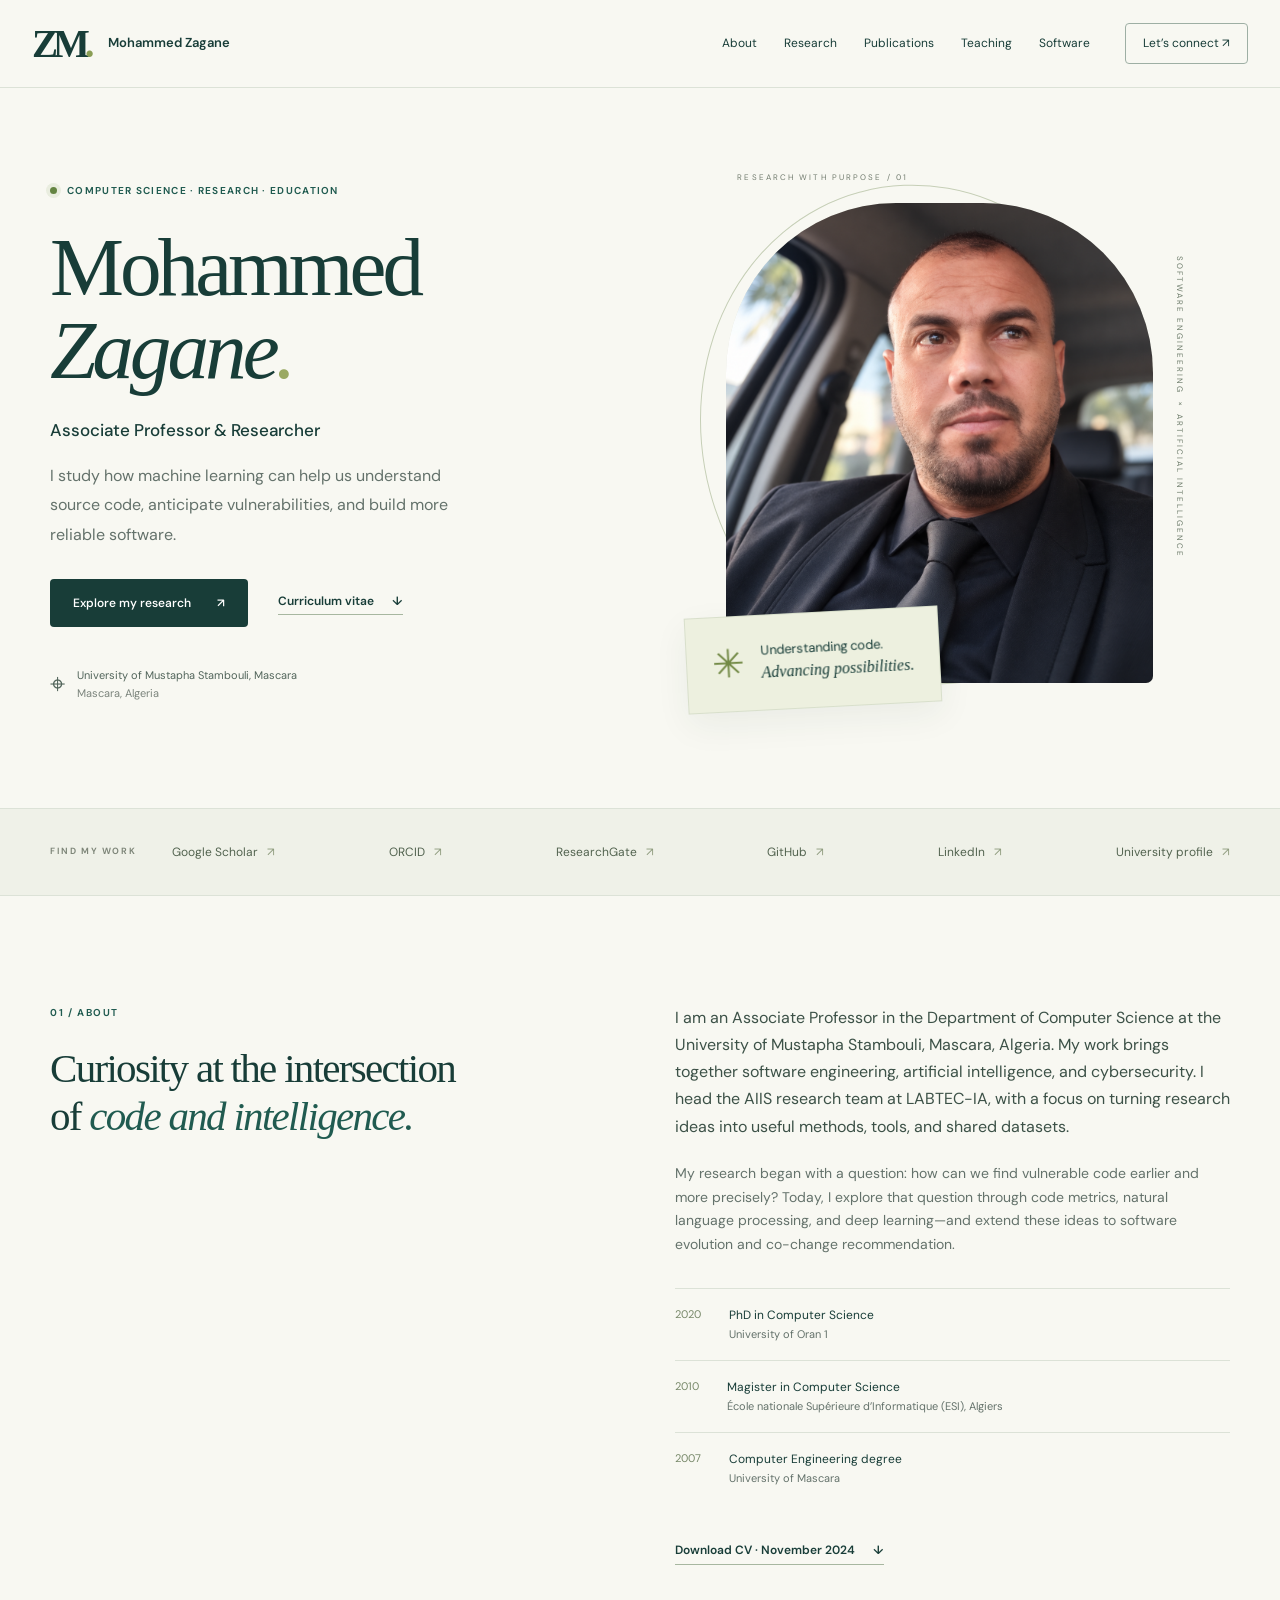
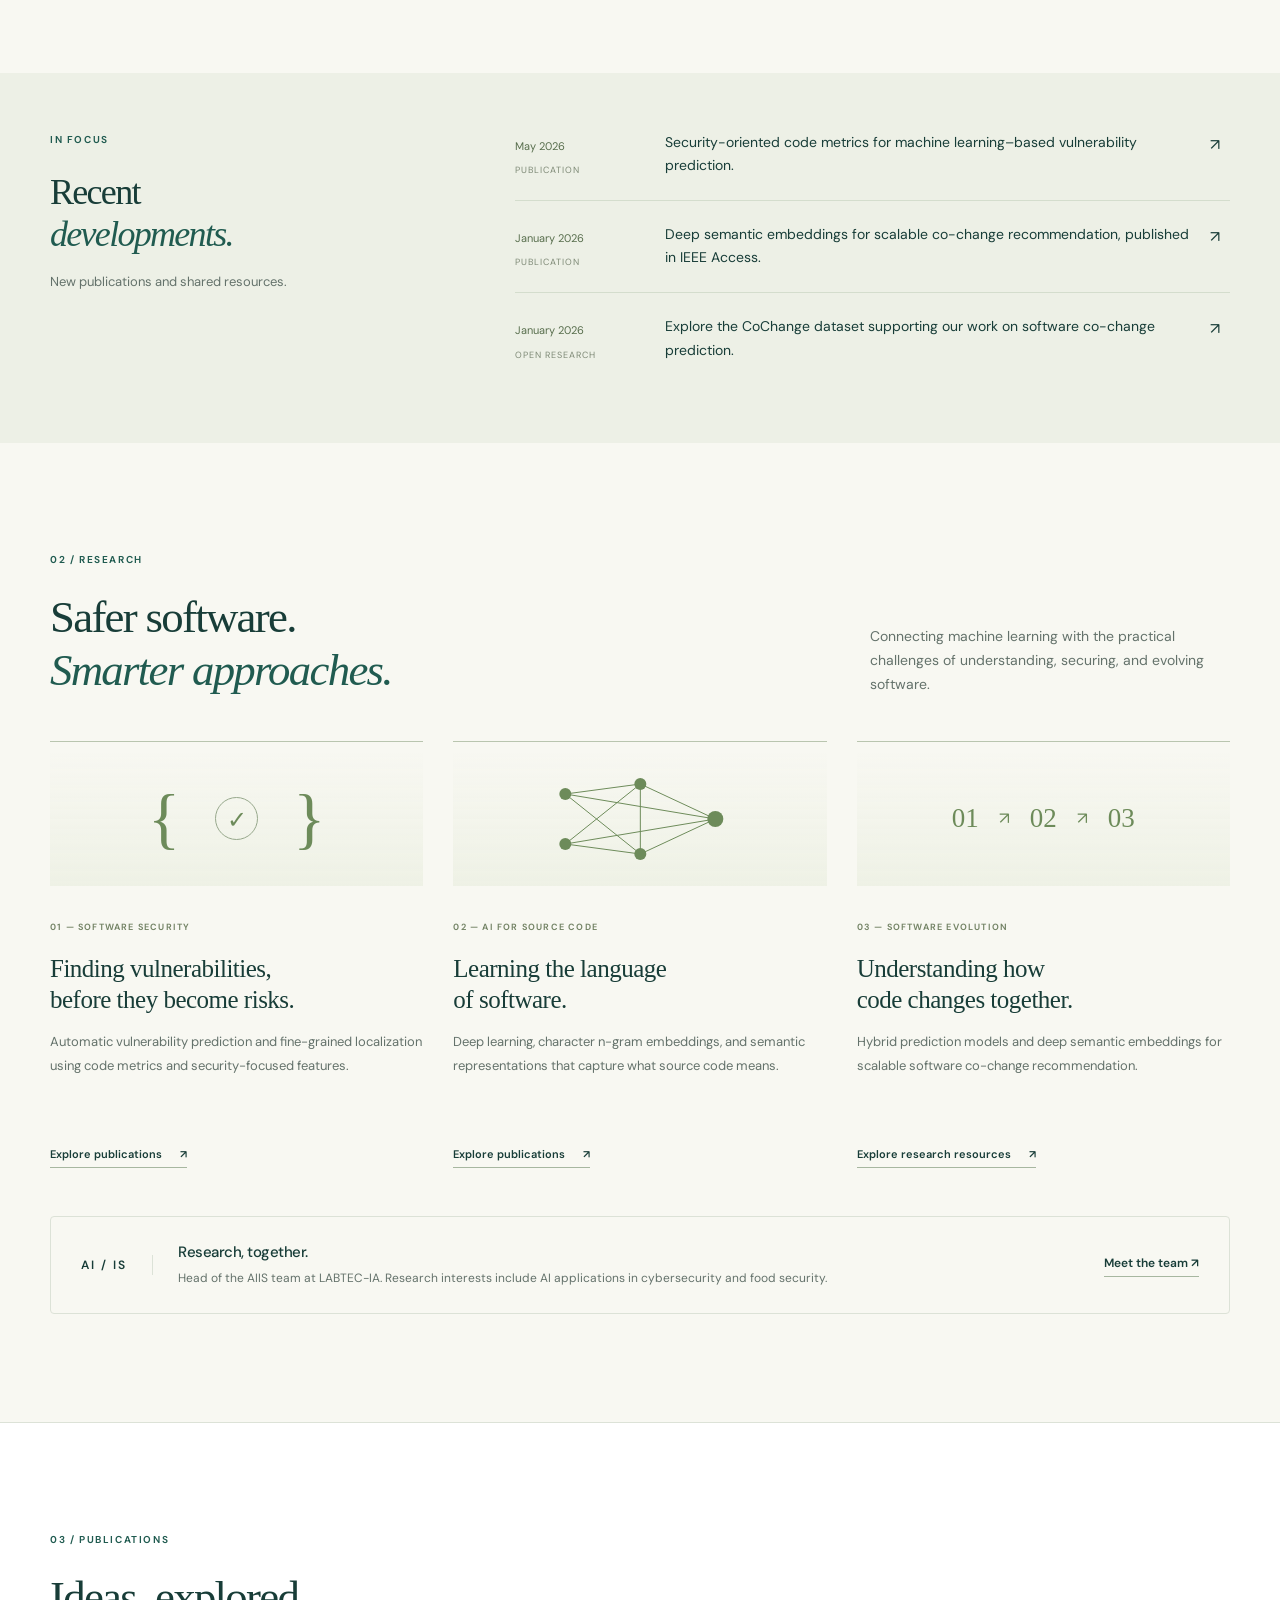
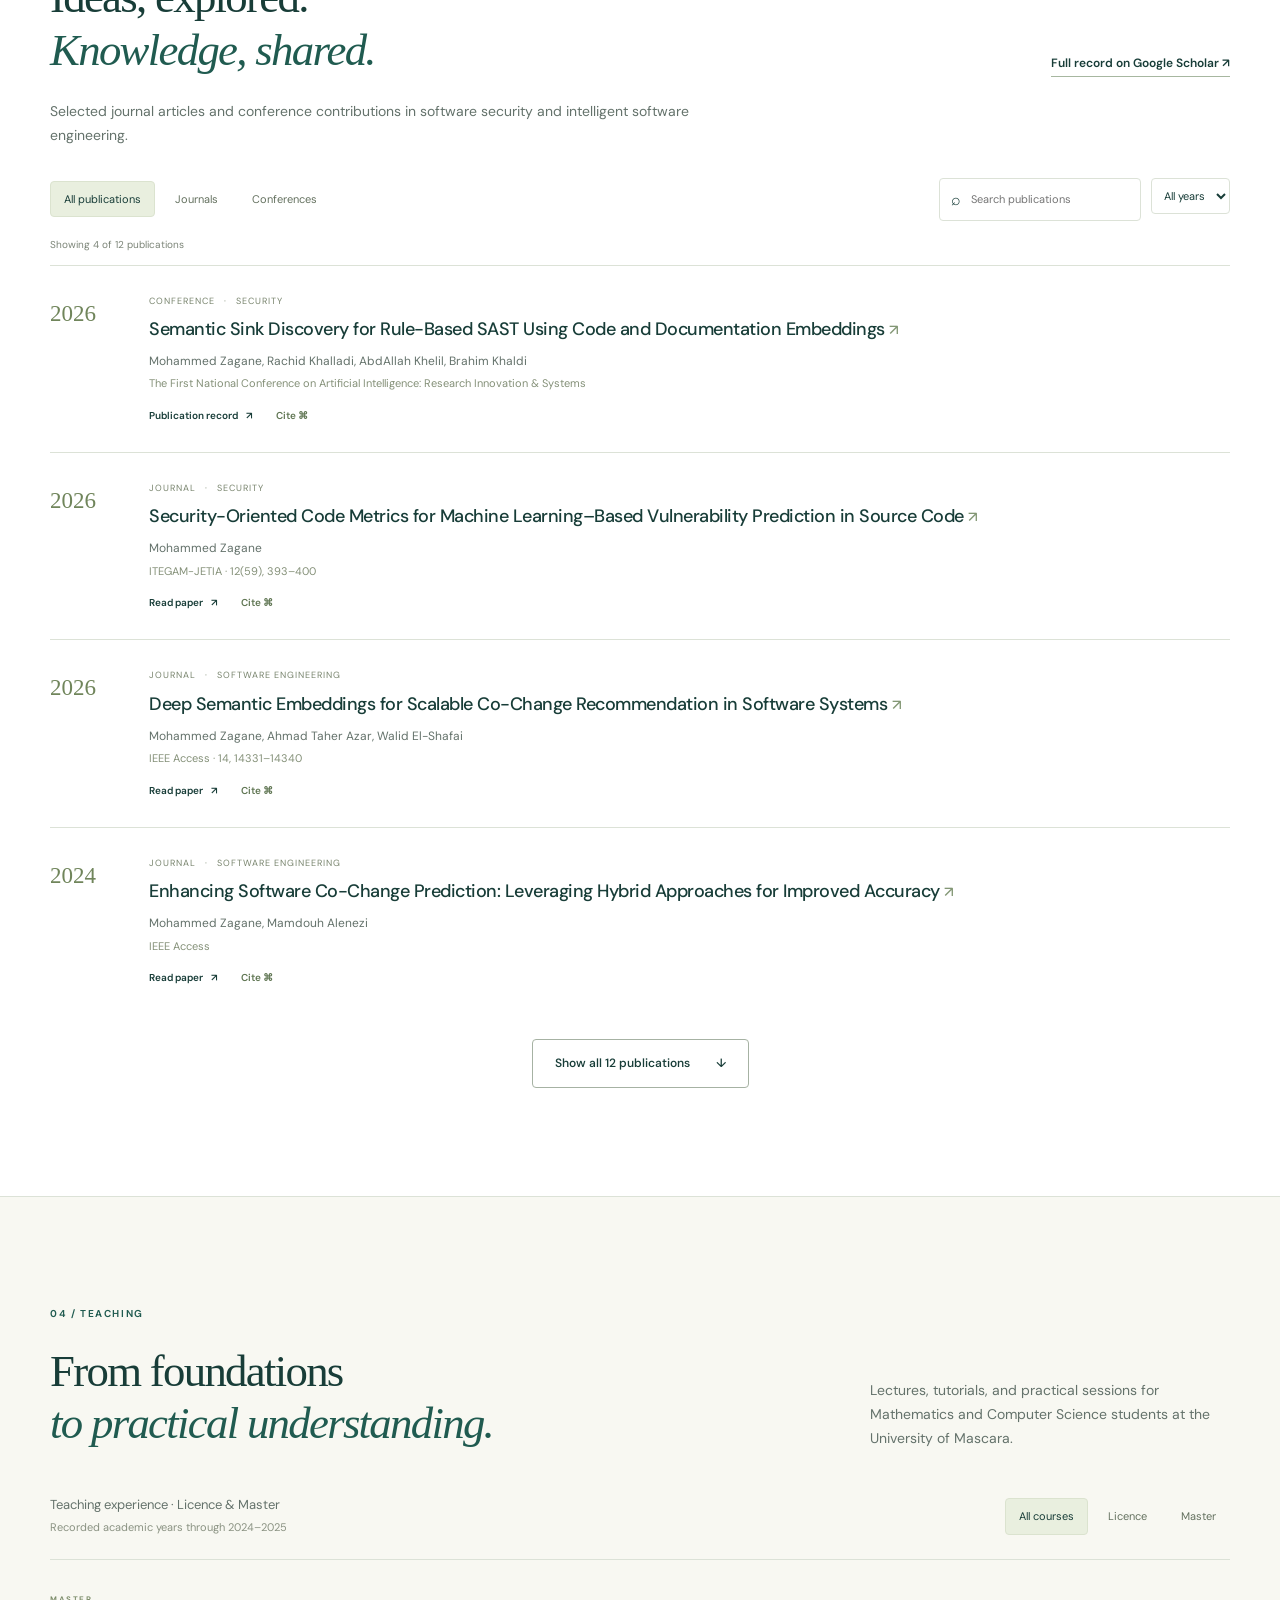
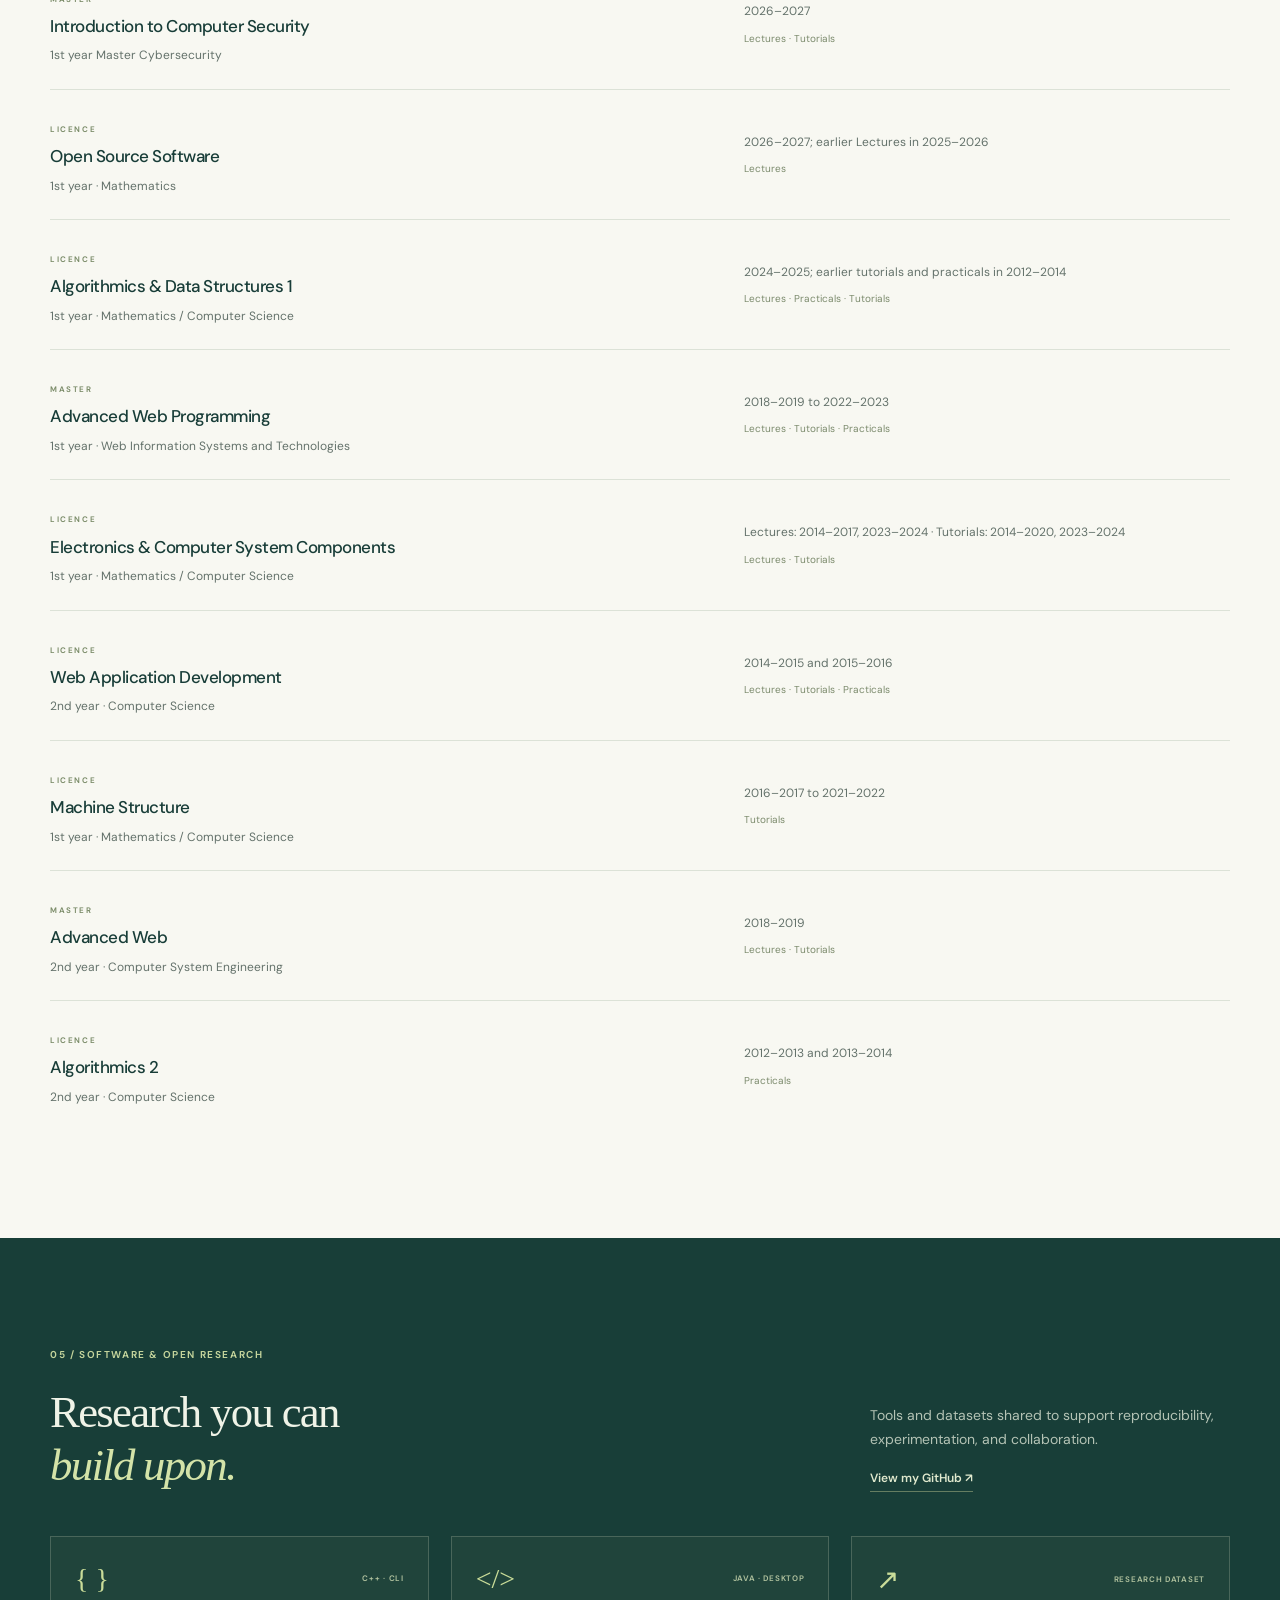
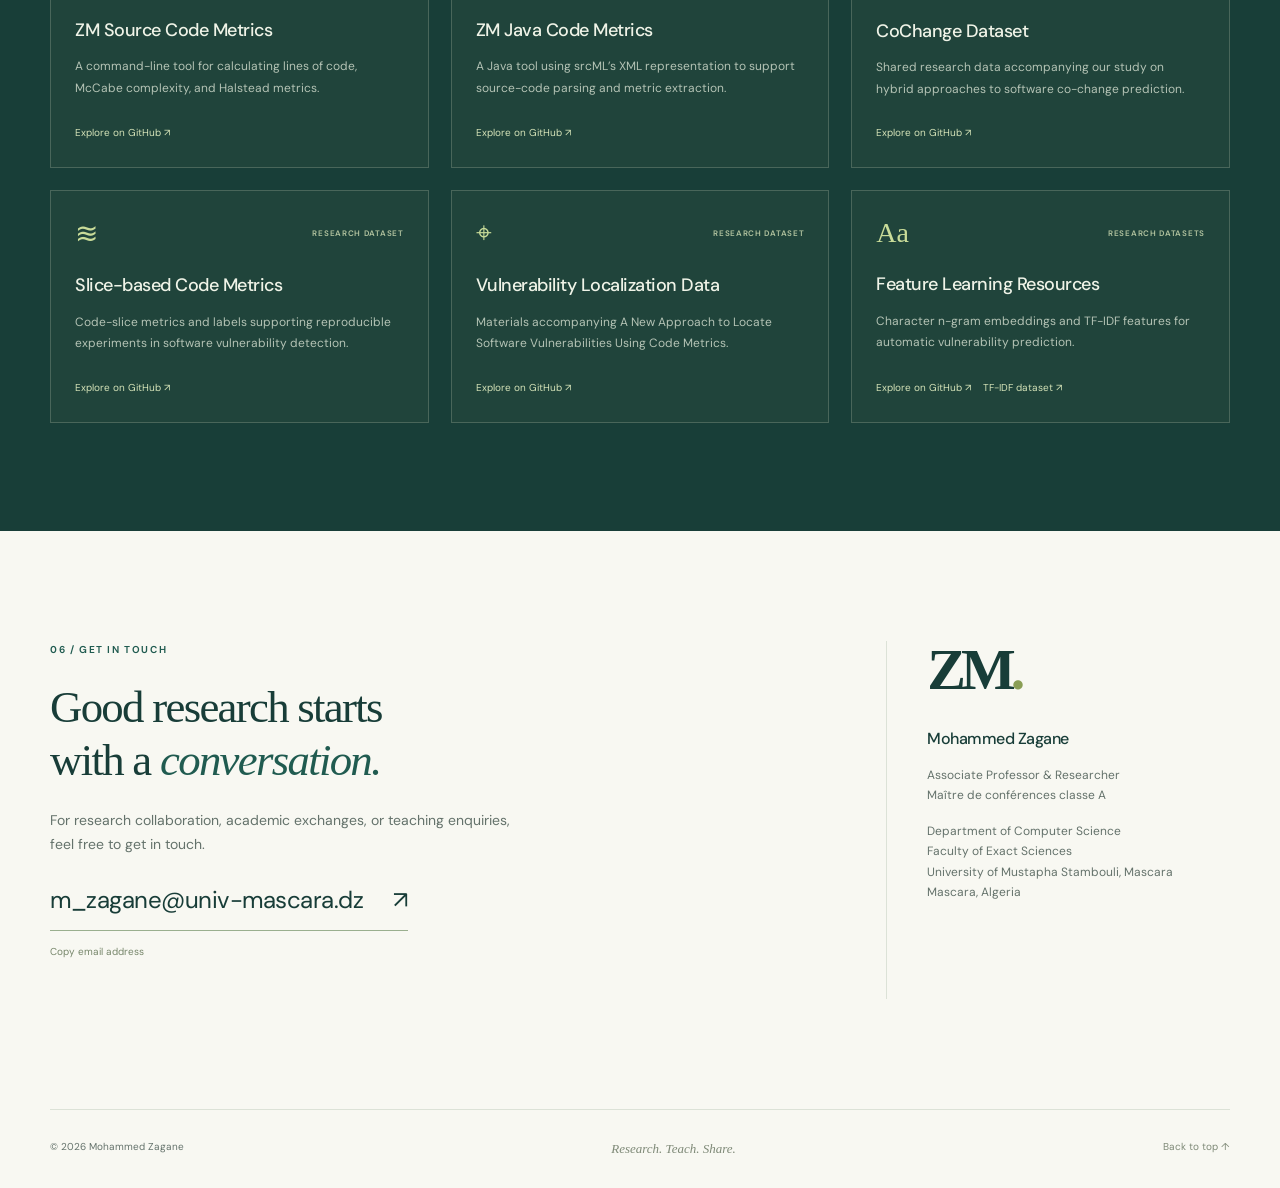
<file: index.html>
<!doctype html>
<html lang="en">
<head>
  <meta charset="utf-8"><meta name="viewport" content="width=device-width, initial-scale=1">
  <title>Mohammed Zagane — Computer Science, Research & Teaching</title>
  <meta name="description" content="Mohammed Zagane, Associate Professor &amp; Researcher at the University of Mascara. Research in machine learning, software security, and software engineering.">
  <meta name="theme-color" content="#174e48">
  <meta property="og:title" content="Mohammed Zagane — Associate Professor &amp; Researcher"><meta property="og:description" content="I study how machine learning can help us understand source code, anticipate vulnerabilities, and build more reliable software."><meta property="og:type" content="website">
  <link rel="icon" href="assets/favicon.svg" type="image/svg+xml"><link rel="stylesheet" href="styles.css">
  <script src="citations.js" defer></script><script src="app.js" defer></script>
</head>
<body>
<a class="skip-link" href="#main">Skip to content</a>
<header class="site-header"><div class="nav-wrap"><a class="brand" href="#home" aria-label="Mohammed Zagane home"><span class="monogram">ZM<span>.</span></span><span>Mohammed Zagane</span></a><button class="menu-button" aria-expanded="false" aria-controls="navigation" hidden>Menu <span aria-hidden="true">☰</span></button><nav id="navigation" aria-label="Main navigation"><a href="#about">About</a><a href="#research">Research</a><a href="#publications">Publications</a><a href="#teaching">Teaching</a><a href="#software">Software</a><a href="#contact" class="nav-contact">Let’s connect <span aria-hidden="true">↗</span></a></nav></div></header>
<main id="main">
<section class="hero wrap" id="home"><div class="hero-text"><p class="eyebrow hero-label"><span class="status-dot"></span> Computer science · Research · Education</p><h1>Mohammed<br><em>Zagane<span class="accent-dot">.</span></em></h1><p class="role">Associate Professor &amp; Researcher</p><p class="hero-description">I study how machine learning can help us understand source code, anticipate vulnerabilities, and build more reliable software.</p><div class="hero-actions"><a class="button primary" href="#research">Explore my research <span aria-hidden="true">↗</span></a><a class="text-link" href="assets/CV_Mohammed_ZAGANE_2024.pdf" target="_blank">Curriculum vitae <span aria-hidden="true">↓</span></a></div><div class="location"><span aria-hidden="true">⌖</span><div>University of Mustapha Stambouli, Mascara<br><span>Mascara, Algeria</span></div></div></div><div class="portrait-composition"><div class="orbit" aria-hidden="true"></div><span class="portrait-index" aria-hidden="true">RESEARCH WITH PURPOSE / 01</span><div class="portrait-frame"><img src="assets/portrait-enhanced.png" width="1254" height="1254" alt="Mohammed Zagane" fetchpriority="high"></div><div class="portrait-note"><span class="note-symbol" aria-hidden="true">✳</span><div>Understanding code.<br><em>Advancing possibilities.</em></div></div><span class="vertical-caption">SOFTWARE ENGINEERING × ARTIFICIAL INTELLIGENCE</span></div></section>
<div class="profile-strip"><div class="wrap"><span class="eyebrow">Find my work</span><div class="profile-links"><a class="" href="https://scholar.google.com/citations?user=auRkkm8AAAAJ" target="_blank" rel="noopener noreferrer">Google Scholar <span aria-hidden="true">↗</span></a><a class="" href="https://orcid.org/0000-0003-2508-0265" target="_blank" rel="noopener noreferrer">ORCID <span aria-hidden="true">↗</span></a><a class="" href="https://www.researchgate.net/profile/Mohammed-Zagane" target="_blank" rel="noopener noreferrer">ResearchGate <span aria-hidden="true">↗</span></a><a class="" href="https://github.com/mzagane" target="_blank" rel="noopener noreferrer">GitHub <span aria-hidden="true">↗</span></a><a class="" href="https://www.linkedin.com/in/zagane/" target="_blank" rel="noopener noreferrer">LinkedIn <span aria-hidden="true">↗</span></a><a class="" href="https://www.univ-mascara.dz/Staff/page_perso.php?q3=414" target="_blank" rel="noopener noreferrer">University profile <span aria-hidden="true">↗</span></a></div></div></div>
<section class="section wrap about" id="about"><div><p class="eyebrow section-kicker">01 / About</p><h2>Curiosity at the intersection<br>of <em>code and intelligence.</em></h2></div><div class="about-body"><p class="lead">I am an Associate Professor in the Department of Computer Science at the University of Mustapha Stambouli, Mascara, Algeria. My work brings together software engineering, artificial intelligence, and cybersecurity. I head the AIIS research team at LABTEC-IA, with a focus on turning research ideas into useful methods, tools, and shared datasets.</p><p>My research began with a question: how can we find vulnerable code earlier and more precisely? Today, I explore that question through code metrics, natural language processing, and deep learning—and extend these ideas to software evolution and co-change recommendation.</p><div class="credentials"><div><span>2020</span><p>PhD in Computer Science<small>University of Oran 1</small></p></div><div><span>2010</span><p>Magister in Computer Science<small>École nationale Supérieure d’Informatique (ESI), Algiers</small></p></div><div><span>2007</span><p>Computer Engineering degree<small>University of Mascara</small></p></div></div><a class="text-link" href="assets/CV_Mohammed_ZAGANE_2024.pdf" target="_blank">Download CV · November 2024 <span aria-hidden="true">↓</span></a></div></section>
<section class="news-section"><div class="wrap news-layout"><div><p class="eyebrow section-kicker">In focus</p><h2>Recent<br><em>developments.</em></h2><p>New publications and shared resources.</p></div><div class="news-list"><a class="news-item" href="https://doi.org/10.5935/jetia.v12i59.3464" target="_blank" rel="noopener noreferrer"><div><time>May 2026</time><span>Publication</span></div><p>Security-oriented code metrics for machine learning–based vulnerability prediction.</p><span aria-hidden="true">↗</span></a><a class="news-item" href="https://doi.org/10.1109/ACCESS.2026.3656097" target="_blank" rel="noopener noreferrer"><div><time>January 2026</time><span>Publication</span></div><p>Deep semantic embeddings for scalable co-change recommendation, published in IEEE Access.</p><span aria-hidden="true">↗</span></a><a class="news-item" href="https://github.com/mzagane/CoChange_Dataset" target="_blank" rel="noopener noreferrer"><div><time>January 2026</time><span>Open research</span></div><p>Explore the CoChange dataset supporting our work on software co-change prediction.</p><span aria-hidden="true">↗</span></a></div></div></section>
<section class="section wrap" id="research"><div class="section-heading"><div><p class="eyebrow section-kicker">02 / Research</p><h2>Safer software.<br><em>Smarter approaches.</em></h2></div><p>Connecting machine learning with the practical challenges of understanding, securing, and evolving software.</p></div><div class="research-grid"><article class="research-card"><div class="research-graphic security-graphic" aria-hidden="true"><span>{</span><i>✓</i><span>}</span></div><span class="eyebrow">01 — Software security</span><h3>Finding vulnerabilities,<br>before they become risks.</h3><p>Automatic vulnerability prediction and fine-grained localization using code metrics and security-focused features.</p><a href="#publications" class="text-link">Explore publications <span aria-hidden="true">↗</span></a></article><article class="research-card"><div class="research-graphic network-graphic" aria-hidden="true"><svg viewBox="0 0 260 100"><g stroke="currentColor" stroke-width="1"><path d="M55 25L130 15L205 50L130 85L55 75L130 15L130 85L55 25L205 50L55 75" fill="none"/></g><g fill="currentColor"><circle cx="55" cy="25" r="6"/><circle cx="55" cy="75" r="6"/><circle cx="130" cy="15" r="6"/><circle cx="130" cy="85" r="6"/><circle cx="205" cy="50" r="8"/></g></svg></div><span class="eyebrow">02 — AI for source code</span><h3>Learning the language<br>of software.</h3><p>Deep learning, character n-gram embeddings, and semantic representations that capture what source code means.</p><a href="#publications" class="text-link">Explore publications <span aria-hidden="true">↗</span></a></article><article class="research-card"><div class="research-graphic change-graphic" aria-hidden="true"><span>01</span><b>↗</b><span>02</span><b>↗</b><span>03</span></div><span class="eyebrow">03 — Software evolution</span><h3>Understanding how<br>code changes together.</h3><p>Hybrid prediction models and deep semantic embeddings for scalable software co-change recommendation.</p><a href="#software" class="text-link">Explore research resources <span aria-hidden="true">↗</span></a></article></div><div class="lab-note"><span class="lab-mark" aria-hidden="true">AI / IS</span><div><h3>Research, together.</h3><p>Head of the AIIS team at LABTEC-IA. Research interests include AI applications in cybersecurity and food security.</p></div><a class="text-link" href="https://labtecia.github.io/labtecia/teams/aiis/index.html" target="_blank" rel="noopener noreferrer">Meet the team ↗</a></div></section>
<section class="publications-section" id="publications"><div class="wrap section"><div class="section-heading"><div><p class="eyebrow section-kicker">03 / Publications</p><h2>Ideas, explored.<br><em>Knowledge, shared.</em></h2></div><a class="text-link" href="https://scholar.google.com/citations?user=auRkkm8AAAAJ" target="_blank" rel="noopener noreferrer">Full record on Google Scholar ↗</a></div><p class="section-intro">Selected journal articles and conference contributions in software security and intelligent software engineering.</p><div class="publication-controls" hidden><div class="filter-tabs" role="group" aria-label="Publication type"><button class="active" data-filter="All" aria-pressed="true">All publications</button><button data-filter="Journal" aria-pressed="false">Journals</button><button data-filter="Conference" aria-pressed="false">Conferences</button></div><div class="search-controls"><label class="search-field"><span aria-hidden="true">⌕</span><input id="publication-search" type="search" placeholder="Search publications" aria-label="Search publications"></label><label><span class="sr-only">Publication year</span><select id="publication-year" aria-label="Publication year"><option value="All">All years</option><option value="2026">2026</option><option value="2024">2024</option><option value="2022">2022</option><option value="2021">2021</option><option value="2020">2020</option><option value="2019">2019</option></select></label></div></div><p id="result-count" class="result-count" role="status" hidden></p><div class="publication-list"><article class="publication" data-type="Conference" data-year="2026"><span class="pub-year">2026</span><div><div class="pub-meta">Conference <span>·</span> Security</div><h3><a class="" href="https://www.univ-mascara.dz/nc-airis26/" target="_blank" rel="noopener noreferrer">Semantic Sink Discovery for Rule-Based SAST Using Code and Documentation Embeddings <span aria-hidden="true">↗</span></a></h3><p class="authors">Mohammed Zagane, Rachid Khalladi, AbdAllah Khelil, Brahim Khaldi</p><p class="venue">The First National Conference on Artificial Intelligence: Research Innovation &amp; Systems</p><div class="pub-actions"><a class="" href="https://www.univ-mascara.dz/nc-airis26/" target="_blank" rel="noopener noreferrer">Publication record <span aria-hidden="true">↗</span></a><button type="button" class="cite-button" hidden data-cite="0">Cite <span aria-hidden="true">⌘</span></button></div></div></article><article class="publication" data-type="Journal" data-year="2026"><span class="pub-year">2026</span><div><div class="pub-meta">Journal <span>·</span> Security</div><h3><a class="" href="https://doi.org/10.5935/jetia.v12i59.3464" target="_blank" rel="noopener noreferrer">Security-Oriented Code Metrics for Machine Learning–Based Vulnerability Prediction in Source Code <span aria-hidden="true">↗</span></a></h3><p class="authors">Mohammed Zagane</p><p class="venue">ITEGAM-JETIA · 12(59), 393–400</p><div class="pub-actions"><a class="" href="https://doi.org/10.5935/jetia.v12i59.3464" target="_blank" rel="noopener noreferrer">Read paper <span aria-hidden="true">↗</span></a><button type="button" class="cite-button" hidden data-cite="1">Cite <span aria-hidden="true">⌘</span></button></div></div></article><article class="publication" data-type="Journal" data-year="2026"><span class="pub-year">2026</span><div><div class="pub-meta">Journal <span>·</span> Software engineering</div><h3><a class="" href="https://doi.org/10.1109/ACCESS.2026.3656097" target="_blank" rel="noopener noreferrer">Deep Semantic Embeddings for Scalable Co-Change Recommendation in Software Systems <span aria-hidden="true">↗</span></a></h3><p class="authors">Mohammed Zagane, Ahmad Taher Azar, Walid El-Shafai</p><p class="venue">IEEE Access · 14, 14331–14340</p><div class="pub-actions"><a class="" href="https://doi.org/10.1109/ACCESS.2026.3656097" target="_blank" rel="noopener noreferrer">Read paper <span aria-hidden="true">↗</span></a><button type="button" class="cite-button" hidden data-cite="2">Cite <span aria-hidden="true">⌘</span></button></div></div></article><article class="publication" data-type="Journal" data-year="2024"><span class="pub-year">2024</span><div><div class="pub-meta">Journal <span>·</span> Software engineering</div><h3><a class="" href="https://doi.org/10.1109/ACCESS.2024.3399101" target="_blank" rel="noopener noreferrer">Enhancing Software Co-Change Prediction: Leveraging Hybrid Approaches for Improved Accuracy <span aria-hidden="true">↗</span></a></h3><p class="authors">Mohammed Zagane, Mamdouh Alenezi</p><p class="venue">IEEE Access</p><div class="pub-actions"><a class="" href="https://doi.org/10.1109/ACCESS.2024.3399101" target="_blank" rel="noopener noreferrer">Read paper <span aria-hidden="true">↗</span></a><button type="button" class="cite-button" hidden data-cite="3">Cite <span aria-hidden="true">⌘</span></button></div></div></article><article class="publication" data-type="Journal" data-year="2022"><span class="pub-year">2022</span><div><div class="pub-meta">Journal <span>·</span> Security</div><h3><a class="" href="https://doi.org/10.4018/IJSI.292020" target="_blank" rel="noopener noreferrer">Hybrid Representation to Locate Vulnerable Lines of Code <span aria-hidden="true">↗</span></a></h3><p class="authors">Mohammed Zagane, Mustapha Kamel Abdi, Mamdouh Alenezi</p><p class="venue">International Journal of Software Innovation</p><div class="pub-actions"><a class="" href="https://doi.org/10.4018/IJSI.292020" target="_blank" rel="noopener noreferrer">Read paper <span aria-hidden="true">↗</span></a><button type="button" class="cite-button" hidden data-cite="4">Cite <span aria-hidden="true">⌘</span></button></div></div></article><article class="publication" data-type="Conference" data-year="2022"><span class="pub-year">2022</span><div><div class="pub-meta">Conference <span>·</span> Security</div><h3><a class="" href="https://www.researchgate.net/profile/Mohammed-Zagane" target="_blank" rel="noopener noreferrer">Apprentissage Profond pour la Détection du Code Source Vulnérable : Approche inspirée du domaine de TLN <span aria-hidden="true">↗</span></a></h3><p class="authors">Mohammed Zagane, Abderrahim Zagane</p><p class="venue">MIAS 2022 · Université de Tamanghasset, Algeria</p><div class="pub-actions"><a class="" href="https://www.researchgate.net/profile/Mohammed-Zagane" target="_blank" rel="noopener noreferrer">Publication record <span aria-hidden="true">↗</span></a><button type="button" class="cite-button" hidden data-cite="5">Cite <span aria-hidden="true">⌘</span></button></div></div></article><article class="publication" data-type="Journal" data-year="2021"><span class="pub-year">2021</span><div><div class="pub-meta">Journal <span>·</span> Security</div><h3><a class="" href="https://doi.org/10.5455/jjcit.71-1597824949" target="_blank" rel="noopener noreferrer">Efficient Deep Features Learning for Vulnerability Detection Using Character N-Gram Embedding <span aria-hidden="true">↗</span></a></h3><p class="authors">Mamdouh Alenezi, Mohammed Zagane, Yasir Javed</p><p class="venue">Jordanian Journal of Computers and Information Technology · 7(1)</p><div class="pub-actions"><a class="" href="https://doi.org/10.5455/jjcit.71-1597824949" target="_blank" rel="noopener noreferrer">Read paper <span aria-hidden="true">↗</span></a><button type="button" class="cite-button" hidden data-cite="6">Cite <span aria-hidden="true">⌘</span></button></div></div></article><article class="publication" data-type="Conference" data-year="2021"><span class="pub-year">2021</span><div><div class="pub-meta">Conference <span>·</span> Security</div><h3><a class="" href="https://www.researchgate.net/profile/Mohammed-Zagane" target="_blank" rel="noopener noreferrer">Automatic Feature Extraction Method for Software Vulnerability Prediction <span aria-hidden="true">↗</span></a></h3><p class="authors">Mohammed Zagane, Mustapha Kamel Abdi, Mamdouh Alenezi</p><p class="venue">1st National Conference on Applied Computing and Smart Technologies · Sidi Bel Abbès, Algeria</p><div class="pub-actions"><a class="" href="https://www.researchgate.net/profile/Mohammed-Zagane" target="_blank" rel="noopener noreferrer">Publication record <span aria-hidden="true">↗</span></a><button type="button" class="cite-button" hidden data-cite="7">Cite <span aria-hidden="true">⌘</span></button></div></div></article><article class="publication" data-type="Journal" data-year="2020"><span class="pub-year">2020</span><div><div class="pub-meta">Journal <span>·</span> Security</div><h3><a class="" href="https://doi.org/10.1109/ACCESS.2020.2988557" target="_blank" rel="noopener noreferrer">Deep Learning for Software Vulnerabilities Detection Using Code Metrics <span aria-hidden="true">↗</span></a></h3><p class="authors">Mohammed Zagane, Mustapha Kamel Abdi, Mamdouh Alenezi</p><p class="venue">IEEE Access · 8, 74562–74570</p><div class="pub-actions"><a class="" href="https://doi.org/10.1109/ACCESS.2020.2988557" target="_blank" rel="noopener noreferrer">Read paper <span aria-hidden="true">↗</span></a><button type="button" class="cite-button" hidden data-cite="8">Cite <span aria-hidden="true">⌘</span></button></div></div></article><article class="publication" data-type="Journal" data-year="2020"><span class="pub-year">2020</span><div><div class="pub-meta">Journal <span>·</span> Security</div><h3><a class="" href="https://doi.org/10.4018/IJSI.2020070106" target="_blank" rel="noopener noreferrer">A New Approach to Locate Software Vulnerabilities Using Code Metrics <span aria-hidden="true">↗</span></a></h3><p class="authors">Mohammed Zagane, Mustapha Kamel Abdi, Mamdouh Alenezi</p><p class="venue">International Journal of Software Innovation · 8(3)</p><div class="pub-actions"><a class="" href="https://doi.org/10.4018/IJSI.2020070106" target="_blank" rel="noopener noreferrer">Read paper <span aria-hidden="true">↗</span></a><button type="button" class="cite-button" hidden data-cite="9">Cite <span aria-hidden="true">⌘</span></button></div></div></article><article class="publication" data-type="Journal" data-year="2019"><span class="pub-year">2019</span><div><div class="pub-meta">Journal <span>·</span> Security</div><h3><a class="" href="https://doi.org/10.5815/ijitcs.2019.07.05" target="_blank" rel="noopener noreferrer">Evaluating and Comparing Size, Complexity and Coupling Metrics as Web Applications Vulnerabilities Predictors <span aria-hidden="true">↗</span></a></h3><p class="authors">Mohammed Zagane, Mustapha Kamel Abdi</p><p class="venue">International Journal of Information Technology and Computer Science · 11(7)</p><div class="pub-actions"><a class="" href="https://doi.org/10.5815/ijitcs.2019.07.05" target="_blank" rel="noopener noreferrer">Read paper <span aria-hidden="true">↗</span></a><button type="button" class="cite-button" hidden data-cite="10">Cite <span aria-hidden="true">⌘</span></button></div></div></article><article class="publication" data-type="Journal" data-year=""><span class="pub-year">—</span><div><div class="pub-meta">Journal <span>·</span> Security</div><h3><a class="" href="https://asjp.cerist.dz/en/article/150783" target="_blank" rel="noopener noreferrer">Évaluation des Métriques de Couplage en Tant Qu’indicateurs de Vulnérabilités dans les Applications Web <span aria-hidden="true">↗</span></a></h3><p class="authors">Mohammed Zagane, Mustapha Kamel Abdi</p><p class="venue">Communication Science et Technologie (COST)</p><div class="pub-actions"><a class="" href="https://asjp.cerist.dz/en/article/150783" target="_blank" rel="noopener noreferrer">Publication record <span aria-hidden="true">↗</span></a></div></div></article></div><p id="no-results" hidden>No matching publications. Try another title, author, or year.</p><button id="show-publications" class="button secondary" hidden>Show all publications <span aria-hidden="true">↓</span></button></div></section>
<section class="section wrap" id="teaching"><div class="section-heading"><div><p class="eyebrow section-kicker">04 / Teaching</p><h2>From foundations<br><em>to practical understanding.</em></h2></div><p>Lectures, tutorials, and practical sessions for Mathematics and Computer Science students at the University of Mascara.</p></div><div class="teaching-top"><p>Teaching experience · Licence & Master<br><small>Recorded academic years through 2024–2025</small></p><div class="filter-tabs course-filters" role="group" aria-label="Course level" hidden><button class="active" data-level-filter="All" aria-pressed="true">All courses</button><button data-level-filter="Licence" aria-pressed="false">Licence</button><button data-level-filter="Master" aria-pressed="false">Master</button></div></div><div class="course-list"><article class="course" data-level="Master"><div><span class="eyebrow">Master</span><h3>Introduction to Computer Security</h3><p>1st year Master Cybersecurity</p></div><div class="course-details"><p>2026–2027</p><span>Lectures · Tutorials</span></div></article><article class="course" data-level="Licence"><div><span class="eyebrow">Licence</span><h3>Open Source Software</h3><p>1st year · Mathematics</p></div><div class="course-details"><p>2026–2027; earlier Lectures in 2025–2026</p><span>Lectures</span></div></article><article class="course" data-level="Licence"><div><span class="eyebrow">Licence</span><h3>Algorithmics &amp; Data Structures 1</h3><p>1st year · Mathematics / Computer Science</p></div><div class="course-details"><p>2024–2025; earlier tutorials and practicals in 2012–2014</p><span>Lectures · Practicals · Tutorials</span></div></article><article class="course" data-level="Master"><div><span class="eyebrow">Master</span><h3>Advanced Web Programming</h3><p>1st year · Web Information Systems and Technologies</p></div><div class="course-details"><p>2018–2019 to 2022–2023</p><span>Lectures · Tutorials · Practicals</span></div></article><article class="course" data-level="Licence"><div><span class="eyebrow">Licence</span><h3>Electronics &amp; Computer System Components</h3><p>1st year · Mathematics / Computer Science</p></div><div class="course-details"><p>Lectures: 2014–2017, 2023–2024 · Tutorials: 2014–2020, 2023–2024</p><span>Lectures · Tutorials</span></div></article><article class="course" data-level="Licence"><div><span class="eyebrow">Licence</span><h3>Web Application Development</h3><p>2nd year · Computer Science</p></div><div class="course-details"><p>2014–2015 and 2015–2016</p><span>Lectures · Tutorials · Practicals</span></div></article><article class="course" data-level="Licence"><div><span class="eyebrow">Licence</span><h3>Machine Structure</h3><p>1st year · Mathematics / Computer Science</p></div><div class="course-details"><p>2016–2017 to 2021–2022</p><span>Tutorials</span></div></article><article class="course" data-level="Master"><div><span class="eyebrow">Master</span><h3>Advanced Web</h3><p>2nd year · Computer System Engineering</p></div><div class="course-details"><p>2018–2019</p><span>Lectures · Tutorials</span></div></article><article class="course" data-level="Licence"><div><span class="eyebrow">Licence</span><h3>Algorithmics 2</h3><p>2nd year · Computer Science</p></div><div class="course-details"><p>2012–2013 and 2013–2014</p><span>Practicals</span></div></article></div></section>
<section class="software-section" id="software"><div class="wrap section"><div class="section-heading"><div><p class="eyebrow section-kicker">05 / Software & open research</p><h2>Research you can<br><em>build upon.</em></h2></div><div><p>Tools and datasets shared to support reproducibility, experimentation, and collaboration.</p><a class="text-link" href="https://github.com/mzagane" target="_blank" rel="noopener noreferrer">View my GitHub ↗</a></div></div><div class="project-grid"><article class="project"><div class="project-top"><span class="code-symbol" aria-hidden="true">{ }</span><span class="eyebrow">C++ · CLI</span></div><h3>ZM Source Code Metrics</h3><p>A command-line tool for calculating lines of code, McCabe complexity, and Halstead metrics.</p><div class="project-links"><a class="" href="https://github.com/mzagane/ZM_Source_Code_Metrics" target="_blank" rel="noopener noreferrer">Explore on GitHub <span aria-hidden="true">↗</span></a></div></article><article class="project"><div class="project-top"><span class="code-symbol" aria-hidden="true">&lt;/&gt;</span><span class="eyebrow">Java · Desktop</span></div><h3>ZM Java Code Metrics</h3><p>A Java tool using srcML’s XML representation to support source-code parsing and metric extraction.</p><div class="project-links"><a class="" href="https://github.com/mzagane/ZM_J_Code_Metrics" target="_blank" rel="noopener noreferrer">Explore on GitHub <span aria-hidden="true">↗</span></a></div></article><article class="project"><div class="project-top"><span class="code-symbol" aria-hidden="true">↗</span><span class="eyebrow">Research dataset</span></div><h3>CoChange Dataset</h3><p>Shared research data accompanying our study on hybrid approaches to software co-change prediction.</p><div class="project-links"><a class="" href="https://github.com/mzagane/CoChange_Dataset" target="_blank" rel="noopener noreferrer">Explore on GitHub <span aria-hidden="true">↗</span></a></div></article><article class="project"><div class="project-top"><span class="code-symbol" aria-hidden="true">≋</span><span class="eyebrow">Research dataset</span></div><h3>Slice-based Code Metrics</h3><p>Code-slice metrics and labels supporting reproducible experiments in software vulnerability detection.</p><div class="project-links"><a class="" href="https://github.com/mzagane/slice-based_code_metrics_dataset" target="_blank" rel="noopener noreferrer">Explore on GitHub <span aria-hidden="true">↗</span></a></div></article><article class="project"><div class="project-top"><span class="code-symbol" aria-hidden="true">⌖</span><span class="eyebrow">Research dataset</span></div><h3>Vulnerability Localization Data</h3><p>Materials accompanying A New Approach to Locate Software Vulnerabilities Using Code Metrics.</p><div class="project-links"><a class="" href="https://github.com/mzagane/CMDataset" target="_blank" rel="noopener noreferrer">Explore on GitHub <span aria-hidden="true">↗</span></a></div></article><article class="project"><div class="project-top"><span class="code-symbol" aria-hidden="true">Aa</span><span class="eyebrow">Research datasets</span></div><h3>Feature Learning Resources</h3><p>Character n-gram embeddings and TF-IDF features for automatic vulnerability prediction.</p><div class="project-links"><a class="" href="https://github.com/dzresearcher/char_n-gram_embedding_dataset_for_DL_AVP" target="_blank" rel="noopener noreferrer">Explore on GitHub <span aria-hidden="true">↗</span></a><a class="" href="https://github.com/researcherdz29/TF-IDF-Based-Features" target="_blank" rel="noopener noreferrer">TF-IDF dataset <span aria-hidden="true">↗</span></a></div></article></div></div></section>
<section class="contact-section wrap" id="contact"><div><p class="eyebrow section-kicker">06 / Get in touch</p><h2>Good research starts<br>with a <em>conversation.</em></h2><p>For research collaboration, academic exchanges, or teaching enquiries, feel free to get in touch.</p><a class="contact-email" href="mailto:m_zagane@univ-mascara.dz">m_zagane@univ-mascara.dz <span aria-hidden="true">↗</span></a><button class="copy-email" data-email="m_zagane@univ-mascara.dz" hidden>Copy email address</button><span id="copy-status" role="status"></span></div><aside><span class="monogram">ZM<span>.</span></span><h3>Mohammed Zagane</h3><p>Associate Professor &amp; Researcher<br>Maître de conférences classe A</p><p>Department of Computer Science<br>Faculty of Exact Sciences<br>University of Mustapha Stambouli, Mascara<br>Mascara, Algeria</p></aside></section>
</main><footer class="wrap"><p>© <span id="current-year">2026</span> Mohammed Zagane</p><span>Research. Teach. Share.</span><a href="#home">Back to top ↑</a></footer>
<dialog id="citation-dialog" aria-labelledby="citation-title"><div class="dialog-heading"><h2 id="citation-title">Cite this work</h2><button id="close-citation" aria-label="Close citation">×</button></div><p>BibTeX</p><pre id="citation-text" tabindex="0"></pre><button class="button primary" id="copy-citation">Copy citation</button><span id="citation-status" role="status"></span></dialog>
</body></html>
</file>
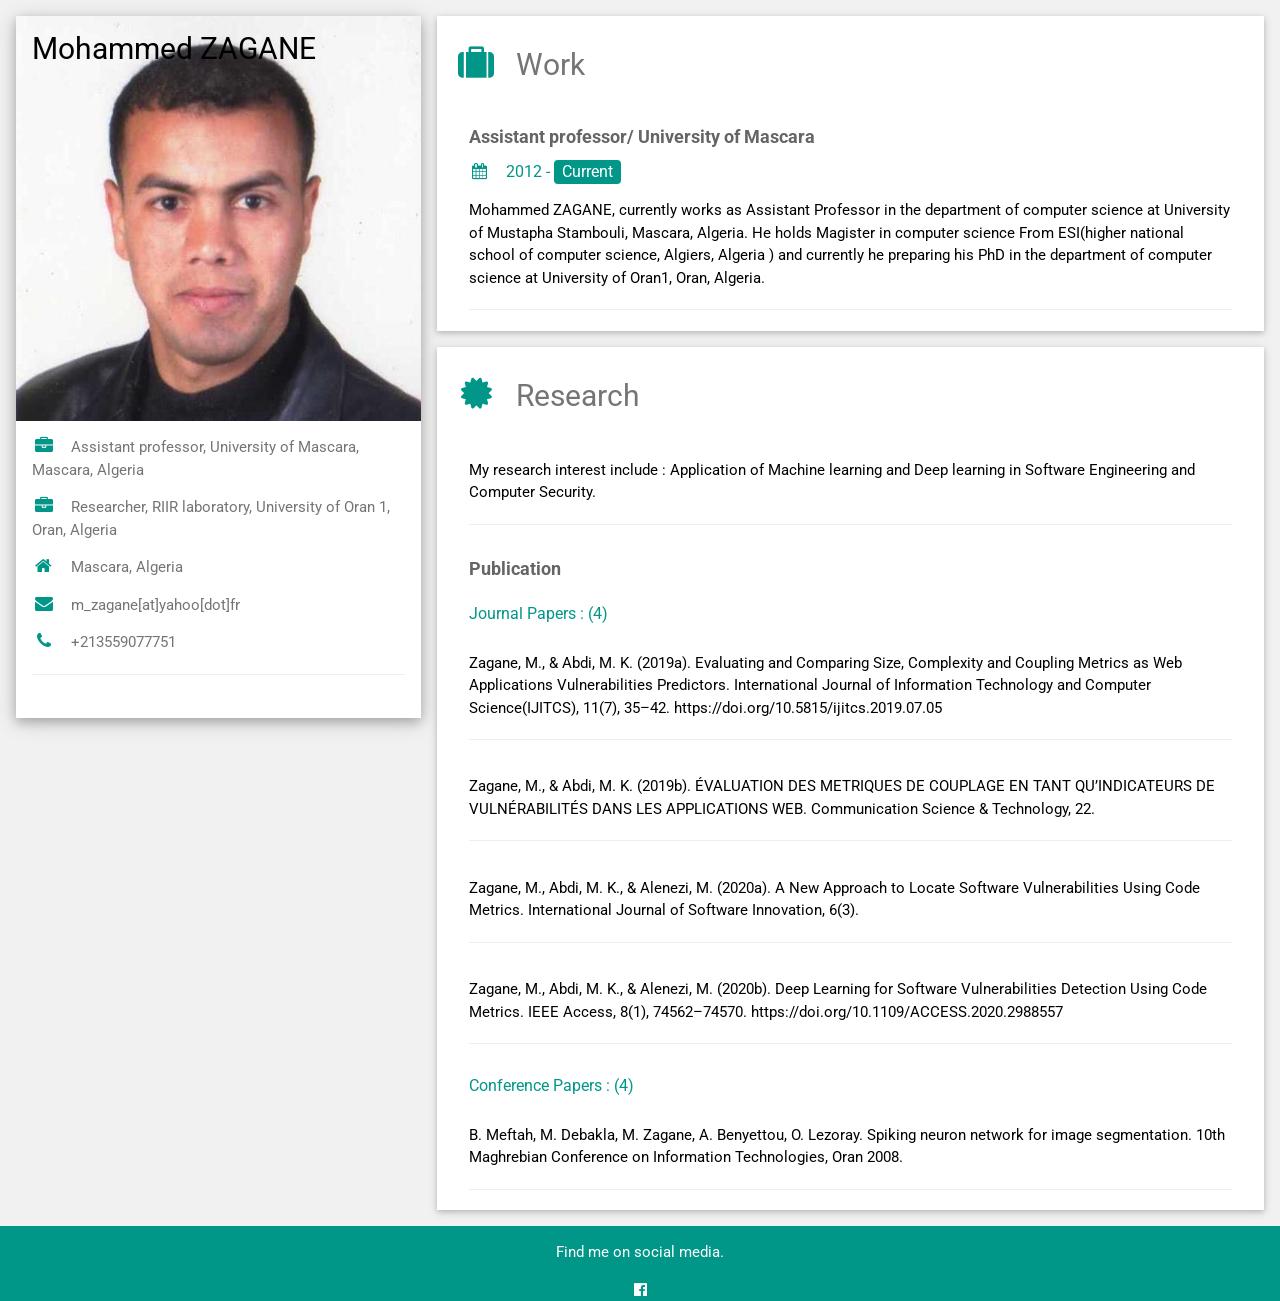
<file: public_html/index.html>
<!DOCTYPE html>
<html>
<title>Mohammed ZAGANE</title>
<meta charset="UTF-8">
<meta name="viewport" content="width=device-width, initial-scale=1">
<link rel="stylesheet" href="https://www.w3schools.com/w3css/4/w3.css">
<link rel='stylesheet' href='https://fonts.googleapis.com/css?family=Roboto'>
<link rel="stylesheet" href="https://cdnjs.cloudflare.com/ajax/libs/font-awesome/4.7.0/css/font-awesome.min.css">
<style>
html,body,h1,h2,h3,h4,h5,h6 {font-family: "Roboto", sans-serif}
</style>
<body class="w3-light-grey">

<!-- Page Container -->
<div class="w3-content w3-margin-top" style="max-width:1400px;">

  <!-- The Grid -->
  <div class="w3-row-padding">
  
    <!-- Left Column -->
    <div class="w3-third">
    
      <div class="w3-white w3-text-grey w3-card-4">
        <div class="w3-display-container">
          <img src="photos/Mohammed_Zagane.jpg" style="width:100%" alt="Avatar">
          <div class="w3-display-topleft w3-container w3-text-black">
            <h2>Mohammed ZAGANE</h2>
          </div>
        </div>
        <div class="w3-container">
          <p><i class="fa fa-briefcase fa-fw w3-margin-right w3-large w3-text-teal"></i>Assistant professor, University of Mascara, Mascara, Algeria</p>
		  <p><i class="fa fa-briefcase fa-fw w3-margin-right w3-large w3-text-teal"></i>Researcher, RIIR laboratory, University of Oran 1, Oran, Algeria</p>
          <p><i class="fa fa-home fa-fw w3-margin-right w3-large w3-text-teal"></i>Mascara, Algeria</p>
          <p><i class="fa fa-envelope fa-fw w3-margin-right w3-large w3-text-teal"></i>m_zagane[at]yahoo[dot]fr</p>
          <p><i class="fa fa-phone fa-fw w3-margin-right w3-large w3-text-teal"></i>+213559077751</p>
          <hr>

          
          <br>
        </div>
      </div><br>

    <!-- End Left Column -->
    </div>

    <!-- Right Column -->
    <div class="w3-twothird">
    
      <div class="w3-container w3-card w3-white w3-margin-bottom">
        <h2 class="w3-text-grey w3-padding-16"><i class="fa fa-suitcase fa-fw w3-margin-right w3-xxlarge w3-text-teal"></i>Work</h2>
        
		<div class="w3-container">
          <h5 class="w3-opacity"><b>Assistant professor/ University of Mascara</b></h5>
          <h6 class="w3-text-teal"><i class="fa fa-calendar fa-fw w3-margin-right"></i>2012 - <span class="w3-tag w3-teal w3-round">Current</span></h6>
          <p>Mohammed ZAGANE, currently works as Assistant Professor in the department of computer science at University of Mustapha Stambouli, Mascara, Algeria. 
		  He holds Magister in computer science From ESI(higher national school of computer science, Algiers, Algeria ) and currently he preparing his PhD in the department of computer science at University of Oran1, Oran, Algeria. 
		  </p>
          <hr>
        </div>
        
      </div>

      <div class="w3-container w3-card w3-white">
        <h2 class="w3-text-grey w3-padding-16"><i class="fa fa-certificate fa-fw w3-margin-right w3-xxlarge w3-text-teal"></i>Research</h2>
        <div class="w3-container">
          
          <p>My research interest include : Application of Machine learning and Deep learning in Software Engineering and Computer Security.</p>
		  
          <hr>
        </div>
		<div class="w3-container">
          <h5 class="w3-opacity"><b>Publication</b></h5>
        </div>
		
		<div class="w3-container">
          <h6 class="w3-text-teal"> Journal Papers : (4) </h6>
        </div>
        
		<div class="w3-container">
          <p> Zagane, M., & Abdi, M. K. (2019a). Evaluating and Comparing Size, Complexity and Coupling Metrics as Web Applications Vulnerabilities Predictors. International Journal of Information Technology and Computer Science(IJITCS), 11(7), 35–42. https://doi.org/10.5815/ijitcs.2019.07.05</p>
		  <hr>
        </div>
		
		<div class="w3-container">
          <p> Zagane, M., & Abdi, M. K. (2019b). ÉVALUATION DES METRIQUES DE COUPLAGE EN TANT QU’INDICATEURS DE VULNÉRABILITÉS DANS LES APPLICATIONS WEB. Communication Science & Technology, 22.</p>
		  <hr>
        </div>
		
		<div class="w3-container">
          <p>Zagane, M., Abdi, M. K., & Alenezi, M. (2020a). A New Approach to Locate Software Vulnerabilities Using Code Metrics. International Journal of Software Innovation, 6(3). </p>
		  <hr>
        </div>
		
		<div class="w3-container">
          <p> Zagane, M., Abdi, M. K., & Alenezi, M. (2020b). Deep Learning for Software Vulnerabilities Detection Using Code Metrics. IEEE Access, 8(1), 74562–74570. https://doi.org/10.1109/ACCESS.2020.2988557</p>
		  <hr>
        </div>
		
		<div class="w3-container">
          <h6 class="w3-text-teal"> Conference Papers : (4) </h6>
        </div>
		
		<div class="w3-container">
          <p>B. Meftah, M. Debakla, M. Zagane, A. Benyettou, O. Lezoray. Spiking neuron network for image segmentation. 10th Maghrebian Conference on Information Technologies, Oran 2008.</p>
		  <hr>
        </div>
  		
      </div>

    <!-- End Right Column -->
    </div>
    
  <!-- End Grid -->
  </div>
  
  <!-- End Page Container -->
</div>

<footer class="w3-container w3-teal w3-center w3-margin-top">
  <p>Find me on social media.</p>
  <i class="fa fa-facebook-official w3-hover-opacity"></i>
  <!--<i class="fa fa-instagram w3-hover-opacity"></i>
  <i class="fa fa-snapchat w3-hover-opacity"></i>
  <i class="fa fa-pinterest-p w3-hover-opacity"></i>
  <i class="fa fa-twitter w3-hover-opacity"></i>
  <i class="fa fa-linkedin w3-hover-opacity"></i>
  <p>Powered by <a href="https://www.w3schools.com/w3css/default.asp" target="_blank">w3.css</a></p>-->
</footer>

</body>
</html>
</file>
<file: styles.css>
@import url('https://fonts.googleapis.com/css2?family=DM+Sans:wght@400;450;500;550;600;650;700&family=Manrope:wght@400;500;600;650;700;800&display=swap');
:root{--paper:#f8f8f2;--white:#fff;--ink:#183d38;--muted:#64726b;--green:#205b50;--line:#dce2d7;--lime:#d9e7a2;--soft:#edf0e6;--serif:Georgia,'Times New Roman',serif;--sans:'DM Sans',Arial,sans-serif}*{box-sizing:border-box}html{scroll-behavior:smooth;scroll-padding-top:100px}body{margin:0;background:var(--paper);color:var(--ink);font:16px/1.7 var(--sans);-webkit-font-smoothing:antialiased}a{color:inherit;text-decoration:none}button,input,select{font:inherit}button,a,input,select{ -webkit-tap-highlight-color:transparent}button{cursor:pointer}button:disabled{cursor:default}button:focus-visible,a:focus-visible,input:focus-visible,select:focus-visible,pre:focus-visible{outline:3px solid #769247;outline-offset:5px}button{color:inherit}a{transition:color .2s,background .2s,transform .2s}a:hover{color:#62812f}h1,h2,h3,p{margin:0}h1,h2,h3{font-weight:500}h2{font-family:var(--serif);font-size:clamp(34px,3.5vw,47px);line-height:1.18;letter-spacing:-1.7px}h2 em{color:var(--green);font-weight:400}h3{font-size:21px;line-height:1.45;letter-spacing:-.5px}p{color:var(--muted)}[hidden]{display:none!important}.wrap{width:min(1180px,calc(100% - 96px));margin:auto}.section{padding-top:108px;padding-bottom:108px}.eyebrow{font-size:10px;font-weight:650;letter-spacing:1.6px;text-transform:uppercase}.section-kicker{color:var(--green);margin-bottom:23px}.site-header{height:88px;position:sticky;top:0;z-index:20;background:rgba(248,248,242,.96);border-bottom:1px solid var(--line);backdrop-filter:blur(16px)}.nav-wrap{width:min(1280px,calc(100% - 64px));height:100%;margin:auto;display:flex;align-items:center;justify-content:space-between;gap:25px}.brand{display:flex;align-items:center;gap:18px;font-size:13px;font-weight:600;white-space:nowrap}.monogram{font-family:var(--serif);font-size:39px;font-weight:700;letter-spacing:-5px;line-height:1}.monogram span{color:#8a9e55}nav{display:flex;align-items:center;gap:27px;font-size:12px}nav>a{padding:7px 0}nav>a.active{box-shadow:0 2px var(--green);color:var(--green)}nav .nav-contact{border:1px solid #9eafa4;padding:9px 17px;border-radius:4px;margin-left:8px}.menu-button{background:none;border:1px solid var(--line);padding:7px 12px;border-radius:4px}.hero{display:grid;grid-template-columns:1.15fr 1fr;gap:65px;align-items:center;padding-top:83px;padding-bottom:90px;min-height:700px}.hero-label{display:flex;align-items:center;gap:10px;color:var(--green);letter-spacing:1.3px;font-size:10px;margin-bottom:27px}.status-dot{width:7px;height:7px;border-radius:50%;background:#648442;box-shadow:0 0 0 4px #e9eddf}.hero h1{font-family:var(--serif);font-size:clamp(64px,6.5vw,91px);line-height:.99;letter-spacing:-4px}.hero h1 em{font-weight:400}.accent-dot{color:#9aa962}.role{font-size:17px;font-weight:500;color:var(--ink);margin-top:25px}.hero-description{font-size:16px;line-height:1.85;max-width:440px;margin-top:16px}.hero-actions{display:flex;gap:30px;align-items:center;margin-top:29px}.button{display:inline-flex;align-items:center;justify-content:center;gap:26px;border:1px solid transparent;padding:13px 22px;border-radius:4px;font-size:12px;font-weight:550;transition:transform .2s,background .2s}.button:hover{transform:translateY(-2px)}.primary{background:var(--ink);color:white}.primary:hover{background:#2d6656;color:white}.secondary{border-color:#a6b2a3;background:transparent}.text-link{font-size:12px;font-weight:600;display:inline-flex;gap:18px;align-items:center;padding-bottom:3px;border-bottom:1px solid #a7b7a0}.location{display:flex;gap:12px;align-items:center;margin-top:35px;font-size:11px;line-height:1.65;color:#52655b}.location>span{font-size:27px}.location div span{color:#7b847c}.portrait-composition{position:relative;padding:32px 28px 35px 15px;max-width:470px}.portrait-frame{position:relative;aspect-ratio:.89;background:#e1e3d6;border-radius:170px 170px 7px 7px;overflow:hidden;z-index:1}.portrait-frame img{width:100%;height:100%;object-fit:cover;object-position:49% center;filter:none;transition:transform .8s}.portrait-frame:hover img{filter:none;transform:scale(1.025)}.portrait-index{position:absolute;left:26px;top:0;font-size:8px;letter-spacing:2.1px;color:#727c6f}.orbit{position:absolute;width:95%;height:92%;border:1px solid #c6cfb7;border-radius:50%;top:12px;left:-9px;transform:rotate(-15deg)}.portrait-note{position:absolute;z-index:2;bottom:9px;left:-25px;padding:17px 25px;display:flex;gap:16px;align-items:center;background:#edf0df;border:1px solid #d8dfcb;box-shadow:0 12px 35px #1a3b3310;font-size:13px;line-height:1.55;transform:rotate(-3deg)}.portrait-note em{font-family:var(--serif);font-size:16px}.note-symbol{font-size:39px;color:#728945}.vertical-caption{position:absolute;right:-5px;top:85px;writing-mode:vertical-rl;font-size:8px;letter-spacing:2px;color:#6d7c6b}.profile-strip{border-block:1px solid var(--line);background:#eff1e8}.profile-strip>.wrap{display:flex;gap:36px;align-items:center;min-height:86px}.profile-strip .eyebrow{white-space:nowrap;font-size:9px;color:#7d8578}.profile-links{display:flex;justify-content:space-between;gap:24px;flex:1}.profile-links a{font-size:12px;color:#52634f;white-space:nowrap}.profile-links a span{margin-left:6px;color:#8e9c7e}.about{display:grid;grid-template-columns:1fr 1fr;gap:70px}.about h2{font-size:41px}.about-body>p{font-size:14px;margin-bottom:22px}.about-body .lead{color:#3c5147;font-size:16px}.credentials{margin:31px 0}.credentials>div{border-top:1px solid var(--line);padding:16px 0;display:flex;gap:28px;font-size:12px}.credentials>div>span{font-size:11px;color:#778869}.credentials p{color:var(--ink)}.credentials small{display:block;color:var(--muted);font-size:11px}.news-section{background:var(--soft);padding:58px 0}.news-layout{display:grid;grid-template-columns:.7fr 1.3fr;gap:80px}.news-layout h2{font-size:36px}.news-layout>div>p:last-child{font-size:13px;margin-top:16px}.news-item{display:grid;grid-template-columns:130px 1fr 20px;gap:20px;padding:22px 0;border-bottom:1px solid #d4ddcd;align-items:start}.news-item:first-child{padding-top:0}.news-item:last-child{border-bottom:0}.news-item time{font-size:11px;color:#586e4d}.news-item div span{display:block;font-size:9px;color:#7e8976;text-transform:uppercase;letter-spacing:1px;margin-top:5px}.news-item p{font-size:14px;color:var(--ink);line-height:1.65}.news-item:hover p{color:#66813a}.section-heading{display:flex;align-items:end;justify-content:space-between;gap:65px;margin-bottom:44px}.section-heading>p,.section-heading>div+div{max-width:360px;font-size:14px}.section-heading>div+div p{margin-bottom:14px}.research-grid{display:grid;grid-template-columns:repeat(3,1fr);gap:30px}.research-card{border-top:1px solid #b9c5af;padding-top:10px}.research-graphic{height:134px;display:flex;align-items:center;justify-content:center;color:#6d8b5a;background:linear-gradient(transparent,#eef1e5);margin-bottom:25px}.security-graphic{gap:35px;font-family:var(--serif);font-size:67px}.security-graphic i{font:24px var(--sans);border:1px solid #96a78b;border-radius:50%;width:43px;height:43px;text-align:center;line-height:43px}.network-graphic svg{width:80%;height:100px}.change-graphic{gap:20px}.change-graphic span{font-family:var(--serif);font-size:27px}.change-graphic b{font-size:17px;font-weight:400}.research-card .eyebrow{font-size:9px;letter-spacing:1.2px;color:#738365}.research-card h3{margin:15px 0;font-family:var(--serif);font-size:25px;line-height:1.25}.research-card p{font-size:13px;line-height:1.8;min-height:96px}.research-card .text-link{margin-top:19px;font-size:11px}.lab-note{display:flex;align-items:center;gap:25px;border:1px solid var(--line);padding:25px 30px;margin-top:48px;border-radius:4px}.lab-mark{flex-shrink:0;font-size:12px;font-weight:600;letter-spacing:2px;border-right:1px solid var(--line);padding-right:25px}.lab-note h3{font-size:15px}.lab-note p{font-size:12px;margin-top:4px}.lab-note a{white-space:nowrap;margin-left:auto}.publications-section{background:#fff;border-block:1px solid var(--line)}.section-intro{font-size:14px;margin-top:-21px;max-width:680px}.publication-controls{display:flex;justify-content:space-between;align-items:center;gap:20px;padding:30px 0 15px}.filter-tabs{display:flex;gap:6px;flex-wrap:wrap}.filter-tabs button{border:1px solid transparent;background:transparent;padding:8px 13px;border-radius:4px;font-size:11px;color:#64715f}.filter-tabs button.active{background:#e9efdf;color:var(--ink);border-color:#dbe3cf}.search-controls{display:flex;gap:10px}.search-field{display:flex;gap:8px;align-items:center;border:1px solid var(--line);padding:7px 11px;border-radius:4px}.search-field input{border:0;outline:0;background:transparent;width:160px;font-size:11px;color:var(--ink)}.search-field:focus-within{outline:2px solid #769247}select{border:1px solid var(--line);padding:9px 8px;background:white;color:var(--ink);font-size:11px;border-radius:4px}.result-count{font-size:10px;margin-bottom:12px;color:#7b8477}.publication{display:grid;grid-template-columns:75px 1fr;gap:24px;border-top:1px solid var(--line);padding:28px 0}.pub-year{font-family:var(--serif);font-size:23px;color:#70855b}.pub-meta{font-size:9px;text-transform:uppercase;letter-spacing:1px;color:#78846d}.pub-meta span{padding:0 6px}.publication h3{font-size:18px;max-width:850px;line-height:1.5;margin:7px 0}.publication h3 a span{font-size:15px;white-space:nowrap;color:#839775}.authors{font-size:12px;margin-top:8px}.venue{font-size:11px;margin-top:3px;color:#849078}.pub-actions{display:flex;gap:24px;margin-top:14px;font-size:10px;font-weight:600}.pub-actions button{font-size:10px;border:0;background:none;padding:0;color:#607653}.pub-actions a span{margin-left:6px}#show-publications{display:flex;margin:25px auto 0}.teaching-top{display:flex;align-items:center;justify-content:space-between;gap:30px;margin-bottom:20px}.teaching-top p{font-size:13px}.teaching-top small{font-size:11px;color:#8a9282}.course{border-top:1px solid var(--line);display:grid;grid-template-columns:1fr .75fr;gap:45px;padding:23px 0}.course .eyebrow{font-size:8px;color:#7a8b68}.course h3{font-size:17px;margin:4px 0 7px}.course p{font-size:12px}.course-details{align-self:center}.course-details span{font-size:10px;color:#7b8a6c;display:block;margin-top:8px}.software-section{background:#183e38;color:#eff3e7}.software-section .section-kicker{color:#c4d49c}.software-section h2 em{color:#d4e3a8}.software-section p{color:#b4c3b5}.software-section .text-link{color:#e0e9ce;border-color:#657d61}.project-grid{display:grid;grid-template-columns:repeat(3,1fr);gap:22px}.project{display:flex;flex-direction:column;border:1px solid #49665a;padding:26px 24px;background:#20443b;transition:transform .25s,border-color .25s}.project:hover{transform:translateY(-5px);border-color:#a0b981}.project-top{display:flex;justify-content:space-between;gap:10px;align-items:center;margin-bottom:22px}.code-symbol{font:28px var(--serif);color:#c9dc99}.project .eyebrow{font-size:8px;letter-spacing:.7px;color:#adbf9c}.project h3{font-size:18px}.project p{font-size:12px;line-height:1.8;margin:13px 0 24px}.project-links{margin-top:auto;display:flex;gap:12px;flex-wrap:wrap}.project a{font-size:10px;color:#d5e3b8}.contact-section{display:grid;grid-template-columns:1.5fr .7fr;gap:100px;padding-block:110px}.contact-section>div>p:not(.eyebrow){font-size:14px;max-width:480px;margin:23px 0}.contact-email{display:inline-flex;gap:30px;border-bottom:1px solid #9aaf8f;padding-bottom:9px;font-size:clamp(16px,2vw,24px);letter-spacing:-.5px}.copy-email{display:block;border:0;background:none;color:#76866a;font-size:10px;padding:12px 0}.contact-section aside{border-left:1px solid var(--line);padding-left:40px}.contact-section aside .monogram{display:block;font-size:58px;margin-bottom:28px}.contact-section aside h3{font-size:16px}.contact-section aside p{font-size:12px;margin-top:15px}footer{display:flex;justify-content:space-between;gap:20px;padding-block:28px;border-top:1px solid var(--line);font-size:10px;color:#7e8977}footer>span{font-family:var(--serif);font-style:italic;font-size:13px}dialog{border:1px solid var(--line);border-radius:8px;padding:30px;color:var(--ink);max-width:min(700px,calc(100% - 32px));background:var(--paper)}dialog::backdrop{background:#122d26aa;backdrop-filter:blur(4px)}.dialog-heading{display:flex;align-items:center;justify-content:space-between;gap:25px}.dialog-heading h2{font-size:30px}.dialog-heading button{background:none;border:0;font-size:30px}dialog>p{font-size:12px;margin-top:20px}pre{white-space:pre-wrap;overflow-wrap:anywhere;background:#e9eee1;padding:20px;font-size:12px;max-height:45vh;overflow:auto}#citation-status,#copy-status{font-size:11px;margin-left:12px}.sr-only{position:absolute;width:1px;height:1px;padding:0;margin:-1px;overflow:hidden;clip:rect(0,0,0,0);white-space:nowrap;border:0}.skip-link{position:fixed;z-index:100;left:15px;top:-100px;background:white;padding:10px 20px}.skip-link:focus{top:10px}.reveal{animation:arrive .65s ease both}@keyframes arrive{from{opacity:.2;transform:translateY(15px)}to{opacity:1;transform:translateY(0)}}
@media(min-width:1600px){.hero{min-height:760px}}@media(max-width:1100px){nav{gap:17px}.brand>span+span{display:none}.hero{gap:35px}.wrap{width:calc(100% - 64px)}.hero h1{font-size:77px}.profile-links{gap:17px;flex-wrap:wrap;padding:20px 0}.about{gap:40px}.publication-controls{flex-wrap:wrap}.news-layout{gap:40px}.project{padding:22px 18px}.project-top{align-items:start}.project .eyebrow{text-align:right}.contact-section{gap:50px}.about h2{font-size:36px}}
@media(max-width:760px){html{scroll-padding-top:85px}.wrap{width:calc(100% - 40px)}.nav-wrap{width:calc(100% - 40px)}.site-header{height:72px}.brand>span+span{display:inline;font-size:12px}.monogram{font-size:35px}.menu-button:not([hidden]){display:block}nav{position:absolute;left:0;right:0;top:71px;padding:22px;background:var(--paper);border-bottom:1px solid var(--line);flex-wrap:wrap;gap:15px 25px}body.js-ready nav:not(.open){display:none}nav a{font-size:14px}nav .nav-contact{margin-left:0}.hero{padding-top:49px;padding-bottom:55px;grid-template-columns:1fr;gap:55px;min-height:0}.hero-label{font-size:8px;letter-spacing:1px}.hero h1{font-size:76px}.hero-description{font-size:15px;max-width:500px}.role{font-size:15px}.hero-actions{gap:24px}.hero-actions .button{font-size:11px;padding:13px 17px;gap:16px}.portrait-composition{width:85%;max-width:400px;margin:auto;padding-bottom:30px}.portrait-frame{aspect-ratio:1}.portrait-note{left:-18px;padding:12px 20px}.portrait-note{font-size:12px}.vertical-caption{right:-8px;font-size:7px}.profile-strip>.wrap{display:block;padding:22px 0}.profile-links{display:grid;grid-template-columns:repeat(3,1fr);gap:17px 10px;padding:16px 0 0}.profile-links a{font-size:10px}.profile-links a span{margin-left:2px}.section{padding-block:68px}.about{grid-template-columns:1fr;gap:30px}.about h2{font-size:35px}.about-body .lead{font-size:15px}.news-layout{grid-template-columns:1fr;gap:35px}.news-layout h2 br{display:none}.news-item{grid-template-columns:90px 1fr 15px;gap:10px}.news-item p{font-size:12px}.news-item time{font-size:10px}.news-item div span{font-size:8px;letter-spacing:.4px}.section-heading{display:block;margin-bottom:32px}.section-heading>p,.section-heading>div+div{margin-top:24px;max-width:100%;font-size:13px}.section-heading>.text-link{margin-top:22px}.research-grid{grid-template-columns:1fr;gap:36px}.research-graphic{height:110px}.research-card p{min-height:0}.research-card h3 br{display:none}.research-card h3{font-size:25px}.lab-note{flex-wrap:wrap;padding:22px;gap:20px}.lab-note>div{flex:1;min-width:160px}.lab-note a{margin-left:0}.publication-controls{gap:15px;padding-top:24px}.filter-tabs button{padding:7px 11px}.search-controls{width:100%}.search-field{flex:1;min-width:0}.search-field input{width:100%;min-width:0}.publication{grid-template-columns:45px 1fr;gap:12px;padding:24px 0}.publication h3{font-size:16px}.pub-year{font-size:20px}.pub-meta{font-size:8px}.authors{font-size:11px}.section-intro{font-size:13px;margin-top:0}.teaching-top{display:block}.course-filters{margin-top:20px}.course{grid-template-columns:1fr;gap:12px}.course h3{font-size:17px}.course-details p{font-size:11px}.project-grid{grid-template-columns:1fr 1fr;gap:14px}.project h3{font-size:17px}.project-top{display:block}.project .eyebrow{display:block;text-align:left;margin-top:10px}.contact-section{grid-template-columns:1fr;gap:45px;padding-block:68px}.contact-section aside{padding:25px 0 0;border-left:0;border-top:1px solid var(--line)}.contact-section aside .monogram{font-size:40px;margin-bottom:18px}.contact-email{font-size:17px;gap:10px;overflow-wrap:anywhere}.contact-email span{flex-shrink:0}footer{flex-wrap:wrap;font-size:9px}footer>span{display:none}body:not(.js-ready) .hero{padding-top:140px}}
@media(max-width:420px){.hero h1{font-size:66px}.project-grid{grid-template-columns:1fr}.profile-links{grid-template-columns:repeat(2,1fr)}.hero-actions{gap:18px}.hero-actions .text-link{font-size:11px}.contact-email{font-size:15px}.pub-meta{letter-spacing:.6px}.section h2,.contact-section h2{font-size:32px}}
@media(prefers-reduced-motion:reduce){html{scroll-behavior:auto}*,*::before,*::after{animation:none!important;transition:none!important}.reveal{opacity:1;transform:none}}
@media print{.site-header,.hero-actions,.profile-strip,.publication-controls,.course-filters,.copy-email,.pub-actions,footer,.portrait-composition,#show-publications{display:none!important}.wrap{width:100%}.section,.hero,.contact-section{padding:25px 0}.hero{min-height:0;display:block}.hero h1{font-size:45px}.publication[hidden]{display:grid!important}.software-section{background:white;color:#183d38}.project{background:white;color:#183d38}.software-section p{color:#444}.project a{color:#183d38}.project{break-inside:avoid}.publication,.course{break-inside:avoid}}

@media(min-width:761px){.menu-button{display:none}}
</file>
